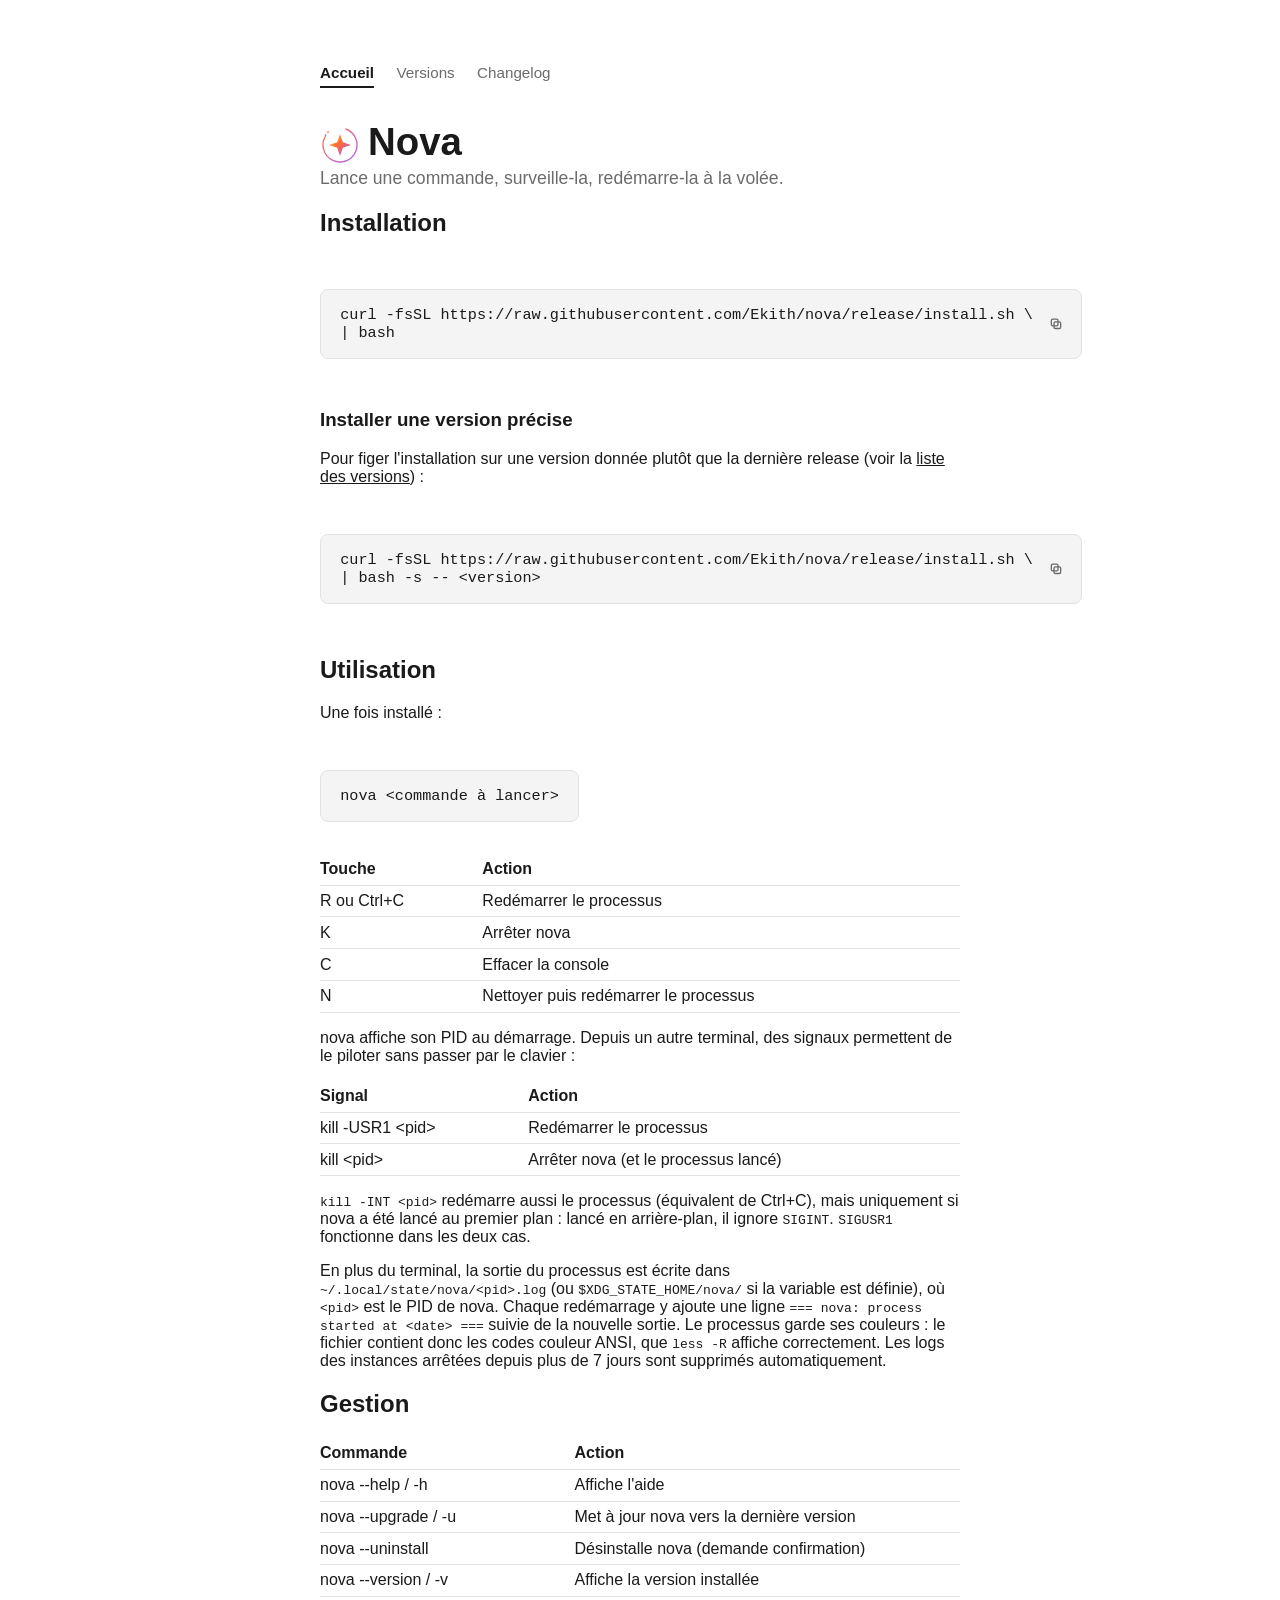
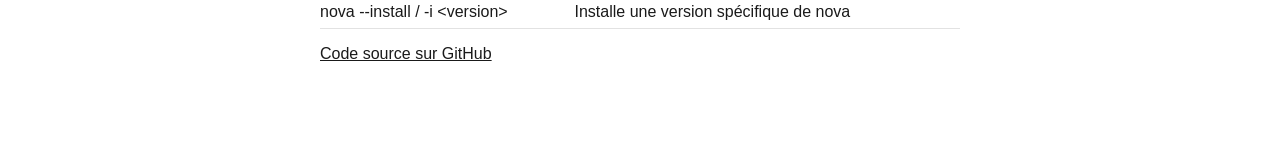
<file: docs/index.html>
<!doctype html>
<html lang="fr">
<head>
<meta charset="utf-8">
<meta name="viewport" content="width=device-width, initial-scale=1">
<link rel="icon" href="assets/favicon.ico">
<title>Nova</title>
<link rel="stylesheet" href="assets/style.css">
<script src="assets/copy.js" defer></script>
</head>
<body>
<main>
  <nav class="site-nav">
    <a href="index.html" aria-current="page">Accueil</a>
    <a href="versions.html">Versions</a>
    <a href="changelog.html">Changelog</a>
  </nav>

  <h1><img src="assets/logo.svg" alt="" width="40" height="40" style="vertical-align: middle; margin-right: 0.5rem;">Nova</h1>
  <p class="tagline">Lance une commande, surveille-la, redémarre-la à la volée.</p>

  <h2>Installation</h2>

  <div class="install install--copyable">
    <div id="install-command" class="install-command">curl -fsSL https://raw.githubusercontent.com/Ekith/nova/release/install.sh \
| bash</div>
    <button class="copy-btn" data-copy-target="install-command" type="button" aria-label="Copier la commande d'installation">
      <svg class="icon icon-copy" viewBox="0 0 24 24" fill="none" aria-hidden="true">
        <rect x="9" y="9" width="10" height="10" rx="2" stroke="currentColor" stroke-width="2"></rect>
        <rect x="5" y="5" width="10" height="10" rx="2" stroke="currentColor" stroke-width="2"></rect>
      </svg>
      <svg class="icon icon-check" viewBox="0 0 24 24" fill="none" aria-hidden="true">
        <path d="M5 12.5L10 17.5L19 8.5" stroke="currentColor" stroke-width="2.2" stroke-linecap="round" stroke-linejoin="round"></path>
      </svg>
    </button>
  </div>

  <h3>Installer une version précise</h3>

  <p>Pour figer l'installation sur une version donnée plutôt que la dernière release (voir la <a href="versions.html">liste des versions</a>) :</p>

  <div class="install install--copyable">
    <div id="install-command-version" class="install-command">curl -fsSL https://raw.githubusercontent.com/Ekith/nova/release/install.sh \
| bash -s -- &lt;version&gt;</div>
    <button class="copy-btn" data-copy-target="install-command-version" type="button" aria-label="Copier la commande d'installation">
      <svg class="icon icon-copy" viewBox="0 0 24 24" fill="none" aria-hidden="true">
        <rect x="9" y="9" width="10" height="10" rx="2" stroke="currentColor" stroke-width="2"></rect>
        <rect x="5" y="5" width="10" height="10" rx="2" stroke="currentColor" stroke-width="2"></rect>
      </svg>
      <svg class="icon icon-check" viewBox="0 0 24 24" fill="none" aria-hidden="true">
        <path d="M5 12.5L10 17.5L19 8.5" stroke="currentColor" stroke-width="2.2" stroke-linecap="round" stroke-linejoin="round"></path>
      </svg>
    </button>
  </div>

  <h2>Utilisation</h2>

  <p>Une fois installé :</p>
  <div class="install">
    nova &lt;commande à lancer&gt;
  </div>

  <table>
    <tr><th>Touche</th><th>Action</th></tr>
    <tr><td>R ou Ctrl+C</td><td>Redémarrer le processus</td></tr>
    <tr><td>K</td><td>Arrêter nova</td></tr>
    <tr><td>C</td><td>Effacer la console</td></tr>
    <tr><td>N</td><td>Nettoyer puis redémarrer le processus</td></tr>
  </table>

  <p>nova affiche son PID au démarrage. Depuis un autre terminal, des signaux permettent de le piloter sans passer par le clavier :</p>

  <table>
    <tr><th>Signal</th><th>Action</th></tr>
    <tr><td>kill -USR1 &lt;pid&gt;</td><td>Redémarrer le processus</td></tr>
    <tr><td>kill &lt;pid&gt;</td><td>Arrêter nova (et le processus lancé)</td></tr>
  </table>

  <p><code>kill -INT &lt;pid&gt;</code> redémarre aussi le processus (équivalent de Ctrl+C), mais uniquement si nova a été lancé au premier plan : lancé en arrière-plan, il ignore <code>SIGINT</code>. <code>SIGUSR1</code> fonctionne dans les deux cas.</p>

  <p>En plus du terminal, la sortie du processus est écrite dans <code>~/.local/state/nova/&lt;pid&gt;.log</code> (ou <code>$XDG_STATE_HOME/nova/</code> si la variable est définie), où <code>&lt;pid&gt;</code> est le PID de nova. Chaque redémarrage y ajoute une ligne <code>=== nova: process started at &lt;date&gt; ===</code> suivie de la nouvelle sortie. Le processus garde ses couleurs : le fichier contient donc les codes couleur ANSI, que <code>less -R</code> affiche correctement. Les logs des instances arrêtées depuis plus de 7 jours sont supprimés automatiquement.</p>

  <h2>Gestion</h2>

  <table>
    <tr><th>Commande</th><th>Action</th></tr>
    <tr><td>nova --help / -h</td><td>Affiche l'aide</td></tr>
    <tr><td>nova --upgrade / -u</td><td>Met à jour nova vers la dernière version</td></tr>
    <tr><td>nova --uninstall</td><td>Désinstalle nova (demande confirmation)</td></tr>
    <tr><td>nova --version / -v</td><td>Affiche la version installée</td></tr>
    <tr><td>nova --install / -i &lt;version&gt;</td><td>Installe une version spécifique de nova</td></tr>
  </table>

  <p><a href="https://github.com/Ekith/nova">Code source sur GitHub</a></p>
</main>
</body>
</html>
</file>
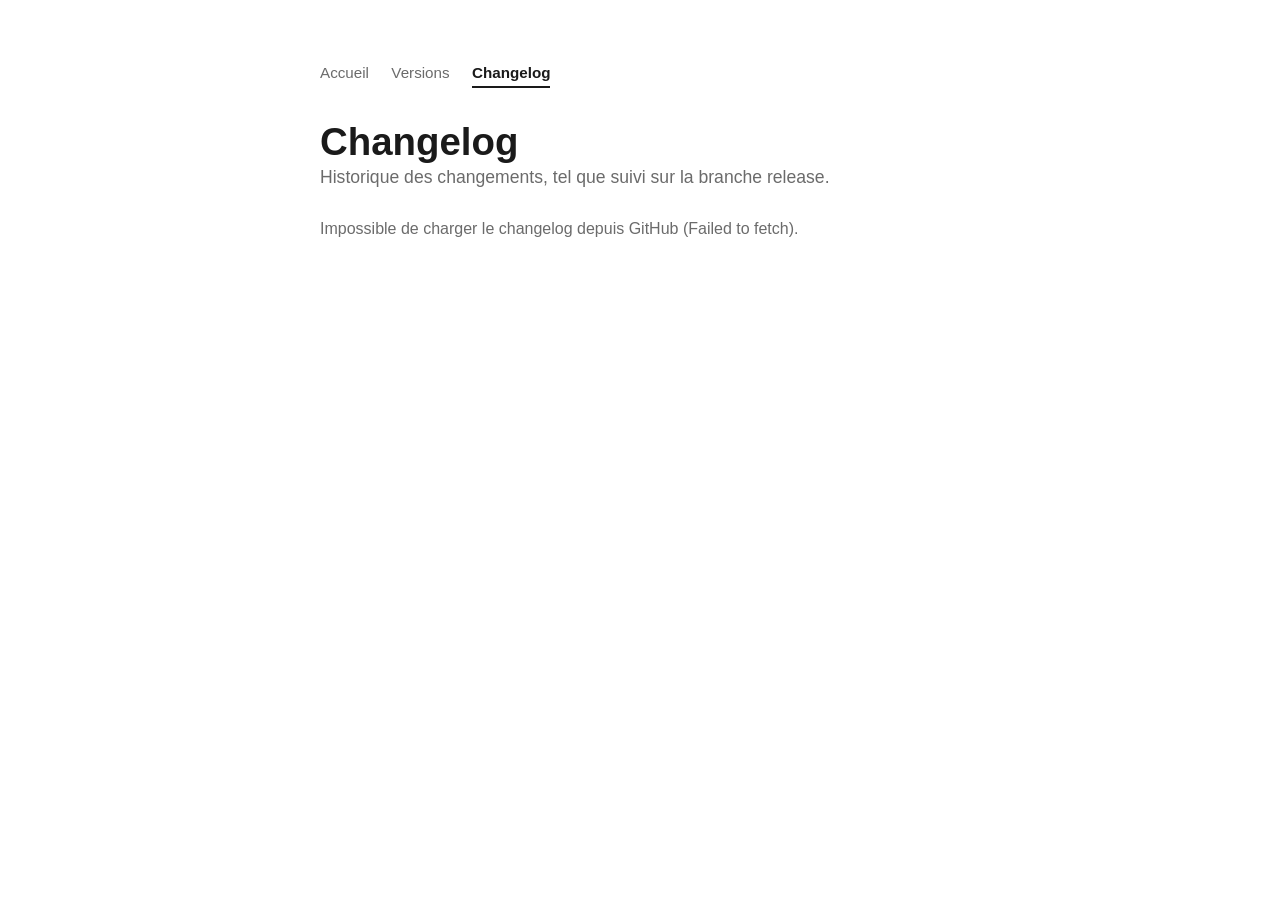
<file: docs/changelog.html>
<!doctype html>
<html lang="fr">
<head>
<meta charset="utf-8">
<meta name="viewport" content="width=device-width, initial-scale=1">
<link rel="icon" href="assets/favicon.ico">
<title>Nova — Changelog</title>
<link rel="stylesheet" href="assets/style.css">
<script src="assets/versions-api.js"></script>
<script src="assets/markdown.js"></script>
</head>
<body>
<main>
  <nav class="site-nav">
    <a href="index.html">Accueil</a>
    <a href="versions.html">Versions</a>
    <a href="changelog.html" aria-current="page">Changelog</a>
  </nav>

  <h1>Changelog</h1>
  <p class="tagline">Historique des changements, tel que suivi sur la branche release.</p>

  <div id="changelog-content" class="changelog-content" hidden></div>
  <p id="changelog-status" class="status-message">Chargement du changelog…</p>
</main>

<script>
(function() {
  const REPO = NOVA_REPO;
  const contentEl = document.getElementById('changelog-content');
  const statusEl = document.getElementById('changelog-status');

  const url = 'https://raw.githubusercontent.com/' + REPO + '/release/CHANGELOG.md';

  fetch(url)
    .then(function(res) {
      if (!res.ok) throw new Error('GitHub error: ' + res.status);
      return res.text();
    })
    .then(function(text) {
      if (!text.trim()) {
        statusEl.textContent = 'Le fichier CHANGELOG.md existe mais est vide.';
        return;
      }
      contentEl.innerHTML = novaRenderMarkdown(text);
      contentEl.hidden = false;
      statusEl.remove();
    })
    .catch(function(err) {
      statusEl.textContent = 'Impossible de charger le changelog depuis GitHub (' + err.message + ').';
    });
})();
</script>
</body>
</html>
</file>
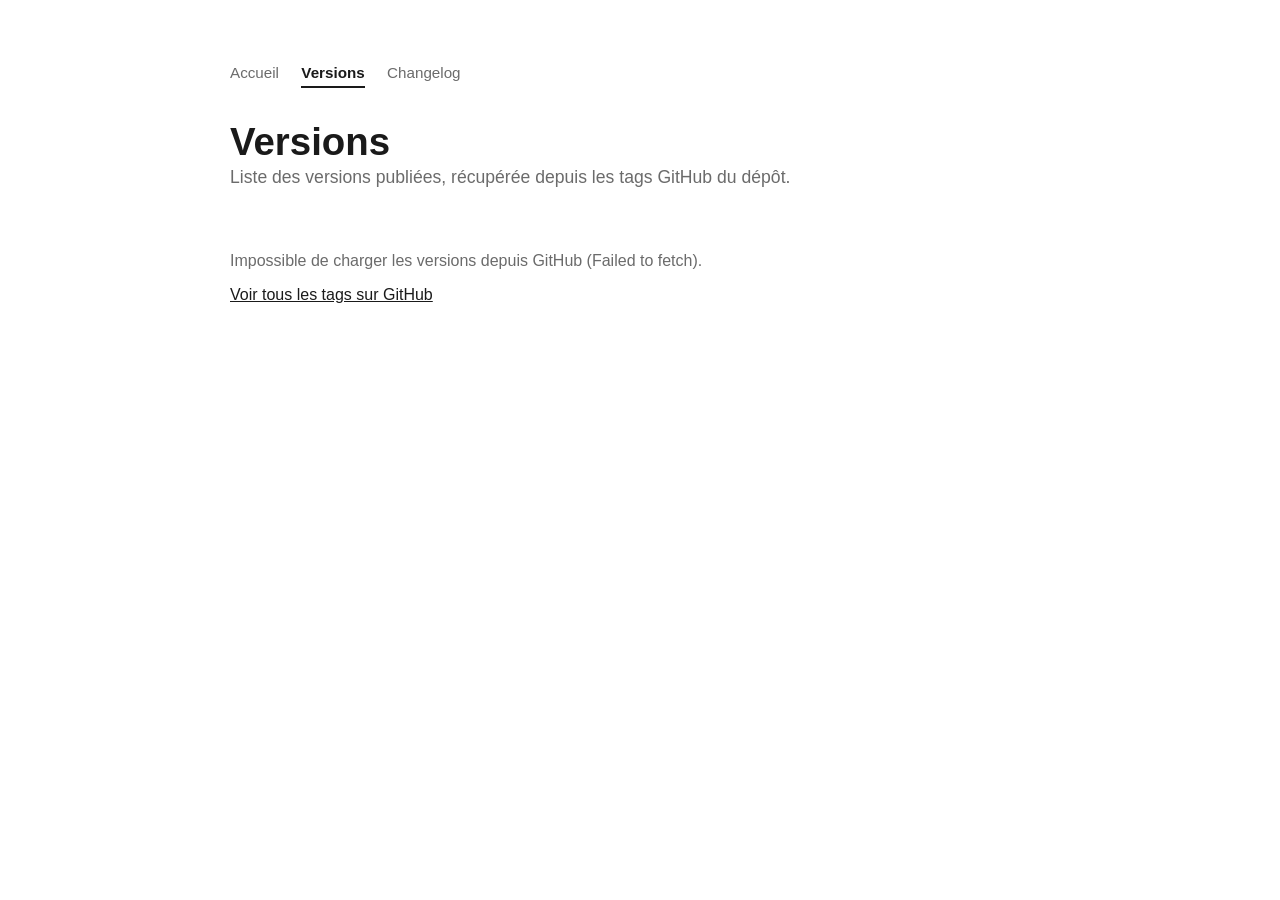
<file: docs/versions.html>
<!doctype html>
<html lang="fr">
<head>
<meta charset="utf-8">
<meta name="viewport" content="width=device-width, initial-scale=1">
<link rel="icon" href="assets/favicon.ico">
<title>Nova — Versions</title>
<link rel="stylesheet" href="assets/style.css">
<script src="assets/copy.js" defer></script>
<script src="assets/versions-api.js"></script>
</head>
<body>
<main class="wide">
  <nav class="site-nav">
    <a href="index.html">Accueil</a>
    <a href="versions.html" aria-current="page">Versions</a>
    <a href="changelog.html">Changelog</a>
  </nav>

  <h1>Versions</h1>
  <p class="tagline">Liste des versions publiées, récupérée depuis les tags GitHub du dépôt.</p>

  <ul id="version-list" class="version-list" aria-live="polite"></ul>
  <p id="version-status" class="status-message">Chargement des versions…</p>

  <p><a href="https://github.com/Ekith/nova/tags">Voir tous les tags sur GitHub</a></p>
</main>

<script>
(function() {
  const REPO = NOVA_REPO;
  const listEl = document.getElementById('version-list');
  const statusEl = document.getElementById('version-status');
  const escapeHtml = novaEscapeHtml;

  function renderVersions(tags) {
    if (tags.length === 0) {
      statusEl.textContent = 'Aucune version publiée pour le moment.';
      return;
    }

    listEl.innerHTML = tags.map(function(tag, index) {
      const name = escapeHtml(tag.name);
      const isLatest = index === 0;
      const installId = 'install-' + name.replace(/[^a-zA-Z0-9]/g, '-');
      const installCmd = 'curl -fsSL https://raw.githubusercontent.com/' + REPO + '/release/install.sh \\\n| bash -s -- ' + name;

      return (
        '<li class="version-item">' +
          '<div class="version-header">' +
            '<span class="version-name">' + name + '</span>' +
            (isLatest ? '<span class="version-badge">Dernière</span>' : '') +
            '<span class="version-links">' +
              '<a href="https://github.com/' + REPO + '/tree/' + encodeURIComponent(tag.name) + '">Code source</a>' +
            '</span>' +
          '</div>' +
          '<div class="install install--copyable">' +
            '<div id="' + installId + '" class="install-command">' + escapeHtml(installCmd) + '</div>' +
            '<button class="copy-btn" data-copy-target="' + installId + '" type="button" aria-label="Copier la commande d\'installation">' +
              '<svg class="icon icon-copy" viewBox="0 0 24 24" fill="none" aria-hidden="true">' +
                '<rect x="9" y="9" width="10" height="10" rx="2" stroke="currentColor" stroke-width="2"></rect>' +
                '<rect x="5" y="5" width="10" height="10" rx="2" stroke="currentColor" stroke-width="2"></rect>' +
              '</svg>' +
              '<svg class="icon icon-check" viewBox="0 0 24 24" fill="none" aria-hidden="true">' +
                '<path d="M5 12.5L10 17.5L19 8.5" stroke="currentColor" stroke-width="2.2" stroke-linecap="round" stroke-linejoin="round"></path>' +
              '</svg>' +
            '</button>' +
          '</div>' +
        '</li>'
      );
    }).join('');

    statusEl.remove();
    if (window.wireCopyButtons) wireCopyButtons(listEl);
  }

  novaFetchTags()
    .then(renderVersions)
    .catch(function(err) {
      statusEl.textContent = 'Impossible de charger les versions depuis GitHub (' + err.message + ').';
    });
})();
</script>
</body>
</html>
</file>
<file: docs/assets/style.css>
:root {
  color-scheme: light dark;
  --bg: #ffffff;
  --fg: #1a1a1a;
  --muted: #6b6b6b;
  --code-bg: #f4f4f5;
  --border: #e2e2e2;
  --accent: #1a1a1a;
}
@media (prefers-color-scheme: dark) {
  :root {
    --bg: #14161a;
    --fg: #f0f0f0;
    --muted: #9a9a9a;
    --code-bg: #1e2126;
    --border: #2c2f36;
    --accent: #f0f0f0;
  }
}
body {
  margin: 0;
  background: var(--bg);
  color: var(--fg);
  font-family: -apple-system, BlinkMacSystemFont, "Segoe UI", Helvetica, Arial, sans-serif;
  display: flex;
  justify-content: center;
  padding: 4rem 1.5rem;
}
main {
  max-width: 640px;
  width: 100%;
}
main.wide {
  max-width: 820px;
}
h1 {
  font-size: 2.4rem;
  margin-bottom: 0.2rem;
}
p.tagline {
  color: var(--muted);
  margin-top: 0;
  font-size: 1.1rem;
}
nav.site-nav {
  display: flex;
  gap: 1.4rem;
  margin-bottom: 2rem;
}
nav.site-nav a {
  color: var(--muted);
  text-decoration: none;
  font-size: 0.95rem;
  padding-bottom: 0.3rem;
  border-bottom: 2px solid transparent;
}
nav.site-nav a:hover {
  color: var(--fg);
}
nav.site-nav a[aria-current="page"] {
  color: var(--fg);
  border-bottom-color: var(--accent);
  font-weight: 600;
}
.install {
  position: relative;
  background: var(--code-bg);
  border: 1px solid var(--border);
  border-radius: 8px;
  padding: 1rem 1.2rem;
  font-family: ui-monospace, SFMono-Regular, Menlo, Consolas, monospace;
  font-size: 0.95rem;
  overflow: visible;
  margin: 2rem 0;
  display: inline-block;
  width: fit-content;
}
.install--copyable {
  padding-right: 3rem;
}
.install-command {
  white-space: pre;
}
.copy-btn {
  position: absolute;
  top: 50%;
  right: 0.6rem;
  transform: translateY(-50%);
  border: none;
  background: transparent;
  color: var(--muted);
  border-radius: 6px;
  padding: 0.35rem;
  width: 1.9rem;
  height: 1.9rem;
  display: inline-flex;
  align-items: center;
  justify-content: center;
  cursor: pointer;
  transition: background-color 0.15s ease, color 0.15s ease;
}
.copy-btn:hover {
  background: color-mix(in srgb, var(--fg) 10%, transparent);
  color: var(--fg);
}
.copy-btn:active {
  transform: translateY(calc(-50% + 1px));
}
.copy-btn:focus-visible {
  outline: 2px solid color-mix(in srgb, var(--fg) 35%, transparent);
  outline-offset: 2px;
}
.copy-btn .icon {
  width: 1rem;
  height: 1rem;
  display: none;
}
.copy-btn .icon-copy {
  display: block;
}
.copy-btn.is-copied .icon-copy {
  display: none;
}
.copy-btn.is-copied .icon-check {
  display: block;
}
.copy-btn.is-copied {
  color: #22c55e;
}
table {
  border-collapse: collapse;
  width: 100%;
}
td, th {
  text-align: left;
  padding: 0.4rem 0.8rem 0.4rem 0;
  border-bottom: 1px solid var(--border);
}
a {
  color: inherit;
}

/* Versions page */
.version-list {
  list-style: none;
  margin: 2rem 0 0;
  padding: 0;
  display: flex;
  flex-direction: column;
  gap: 0.8rem;
}
.version-item {
  border: 1px solid var(--border);
  border-radius: 8px;
  padding: 0.9rem 1.1rem;
}
.version-header {
  display: flex;
  align-items: center;
  gap: 0.6rem;
  flex-wrap: wrap;
  margin-bottom: 0.6rem;
}
.version-name {
  font-family: ui-monospace, SFMono-Regular, Menlo, Consolas, monospace;
  font-size: 1.05rem;
  font-weight: 600;
}
.version-badge {
  font-size: 0.72rem;
  text-transform: uppercase;
  letter-spacing: 0.03em;
  background: var(--code-bg);
  border: 1px solid var(--border);
  border-radius: 999px;
  padding: 0.15rem 0.55rem;
  color: var(--muted);
}
.version-links {
  margin-left: auto;
  font-size: 0.9rem;
  display: inline-flex;
  gap: 0.9rem;
}
.version-links a {
  color: var(--muted);
  text-decoration: underline;
}
.version-links a:hover {
  color: var(--fg);
}
.version-item .install {
  margin: 0;
  padding: 0.6rem 0.9rem;
  font-size: 0.85rem;
  display: block;
  width: 100%;
  box-sizing: border-box;
}
.version-item .install--copyable {
  padding-right: 2.6rem;
}
.version-item .install-command {
  overflow-x: auto;
}
.status-message {
  color: var(--muted);
  margin-top: 2rem;
}

/* Changelog page */
.changelog-content {
  word-wrap: break-word;
  font-size: 0.95rem;
  line-height: 1.6;
  background: var(--code-bg);
  border: 1px solid var(--border);
  border-radius: 8px;
  padding: 1.2rem 1.6rem 1.6rem;
  margin: 1.5rem 0 0;
}
.changelog-content > *:first-child {
  margin-top: 0;
}
.changelog-content h1,
.changelog-content h2,
.changelog-content h3,
.changelog-content h4,
.changelog-content h5,
.changelog-content h6 {
  line-height: 1.3;
  margin: 1.6rem 0 0.6rem;
}
.changelog-content h1 { font-size: 1.5rem; }
.changelog-content h2 {
  font-size: 1.25rem;
  padding-bottom: 0.4rem;
  border-bottom: 1px solid var(--border);
}
.changelog-content h3 { font-size: 1.05rem; }
.changelog-content h4,
.changelog-content h5,
.changelog-content h6 { font-size: 0.95rem; }
.changelog-content p {
  margin: 0.8rem 0;
}
.changelog-content ul,
.changelog-content ol {
  margin: 0.6rem 0;
  padding-left: 1.4rem;
}
.changelog-content li {
  margin: 0.3rem 0;
}
.changelog-content blockquote {
  margin: 0.8rem 0;
  padding: 0.2rem 1rem;
  border-left: 3px solid var(--border);
  color: var(--muted);
}
.changelog-content hr {
  border: none;
  border-top: 1px solid var(--border);
  margin: 1.4rem 0;
}
.changelog-content code {
  font-family: ui-monospace, SFMono-Regular, Menlo, Consolas, monospace;
  font-size: 0.85em;
  background: color-mix(in srgb, var(--fg) 8%, transparent);
  border-radius: 4px;
  padding: 0.1em 0.35em;
}
.changelog-content pre {
  background: color-mix(in srgb, var(--fg) 6%, transparent);
  border: 1px solid var(--border);
  border-radius: 6px;
  padding: 0.8rem 1rem;
  overflow-x: auto;
}
.changelog-content pre code {
  background: none;
  padding: 0;
}
.changelog-content a {
  text-decoration: underline;
}
</file>
